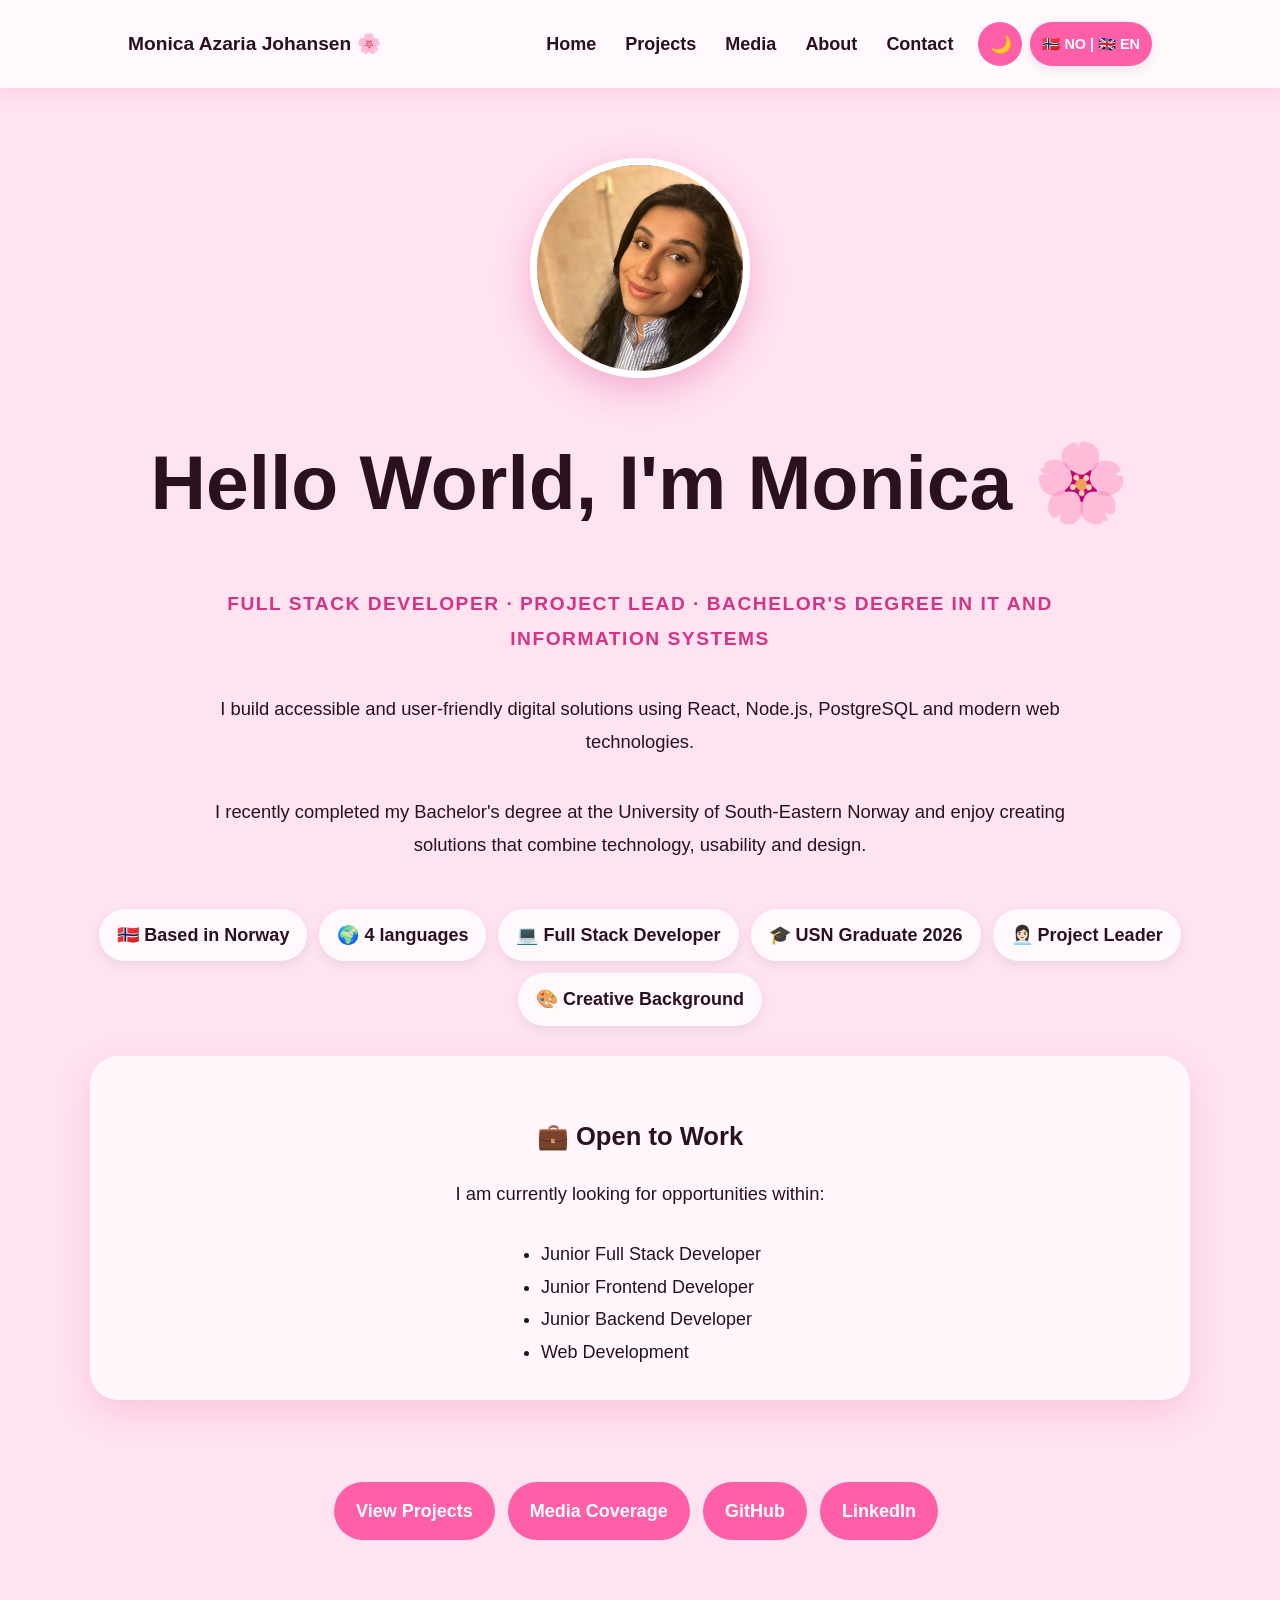
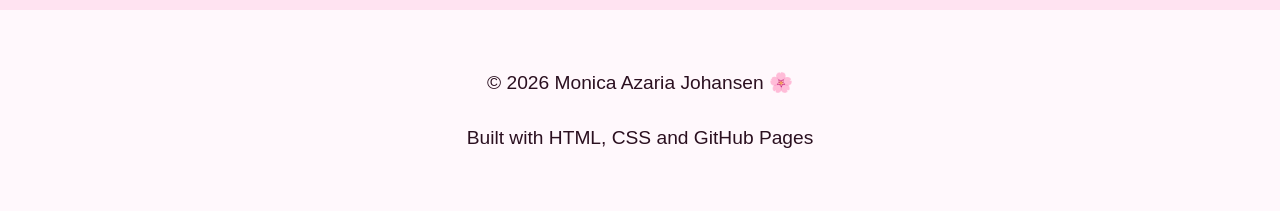
<file: index.html>
<!DOCTYPE html>
<html lang="en">

<head>
  <meta charset="UTF-8" />
  <meta name="viewport" content="width=device-width, initial-scale=1.0" />

  <title>Monica Azaria Johansen | Portfolio</title>

  <link rel="stylesheet" href="style.css" />
</head>

<body>

  <nav>
    <div class="logo">Monica Azaria Johansen 🌸</div>

    <div>
      <a href="index.html" data-translate="home">Home</a>
      <a href="projects.html" data-translate="projects">Projects</a>
      <a href="media.html" data-translate="media">Media</a>
      <a href="about.html" data-translate="about">About</a>
      <a href="contact.html" data-translate="contact">Contact</a>

      <span class="nav-actions">
        <button class="theme-btn" onclick="toggleTheme()">🌙</button>

        <button class="language-btn" onclick="toggleLanguage()">
          🇳🇴 NO | 🇬🇧 EN
        </button>
      </span>
    </div>
  </nav>

  <main class="hero">

    <img
      class="profile-img"
      src="images/profilepicure.jpeg"
      alt="Profile photo of Monica"
    />

    <h1 data-translate="heroTitle">Hi World, I'm Monica 🌸</h1>

    <p class="subtitle" data-translate="heroSubtitle">
      FULL STACK DEVELOPER · PROJECT LEAD · BACHELOR'S DEGREE IN IT AND INFORMATION SYSTEMS
    </p>

    <p data-translate="heroText1">
      I build accessible and user-friendly digital solutions using React, Node.js,
      PostgreSQL and modern web technologies.
    </p>

    <p data-translate="heroText2">
      I recently completed my Bachelor's degree at the University of South-Eastern
      Norway and enjoy creating solutions that combine technology, usability and design.
    </p>

    <div class="highlights">
      <span data-translate="highlightNorway">🇳🇴 Based in Norway</span>
      <span data-translate="highlightLanguages">🌍 4 languages</span>
      <span data-translate="highlightFullStack">💻 Full Stack Developer</span>
      <span data-translate="highlightGraduate">🎓 USN Graduate 2026</span>
      <span data-translate="highlightProjectLead">👩🏻‍💼 Project Leader</span>
      <span data-translate="highlightCreative">🎨 Creative Background</span>
    </div>

    <div class="card">
      <h3 data-translate="openToWorkTitle">💼 Open to Work</h3>

      <p data-translate="openToWorkText">
        I am currently looking for opportunities within:
      </p>

      <ul>
        <li data-translate="openRole1">Junior Full Stack Developer</li>
        <li data-translate="openRole2">Junior Frontend Developer</li>
        <li data-translate="openRole3">Junior Backend Developer</li>
        <li data-translate="openRole4">Web Development</li>
      </ul>
    </div>

    <div class="buttons">
      <a class="button" href="projects.html" data-translate="viewProjects">
        View Projects
      </a>

      <a class="button" href="media.html" data-translate="mediaCoverage">
        Media Coverage
      </a>

      <a class="button" href="https://github.com/monicaazaria" target="_blank">
        GitHub
      </a>

      <a
        class="button"
        href="https://www.linkedin.com/in/monica-a-johansen-7a49893b9/"
        target="_blank"
      >
        LinkedIn
      </a>
    </div>

  </main>

  <footer>
    <p>© 2026 Monica Azaria Johansen 🌸</p>
    <p data-translate="footerBuilt">Built with HTML, CSS and GitHub Pages</p>
  </footer>

  <script src="translations.js"></script>
  <script src="script.js"></script>

</body>

</html>
</file>
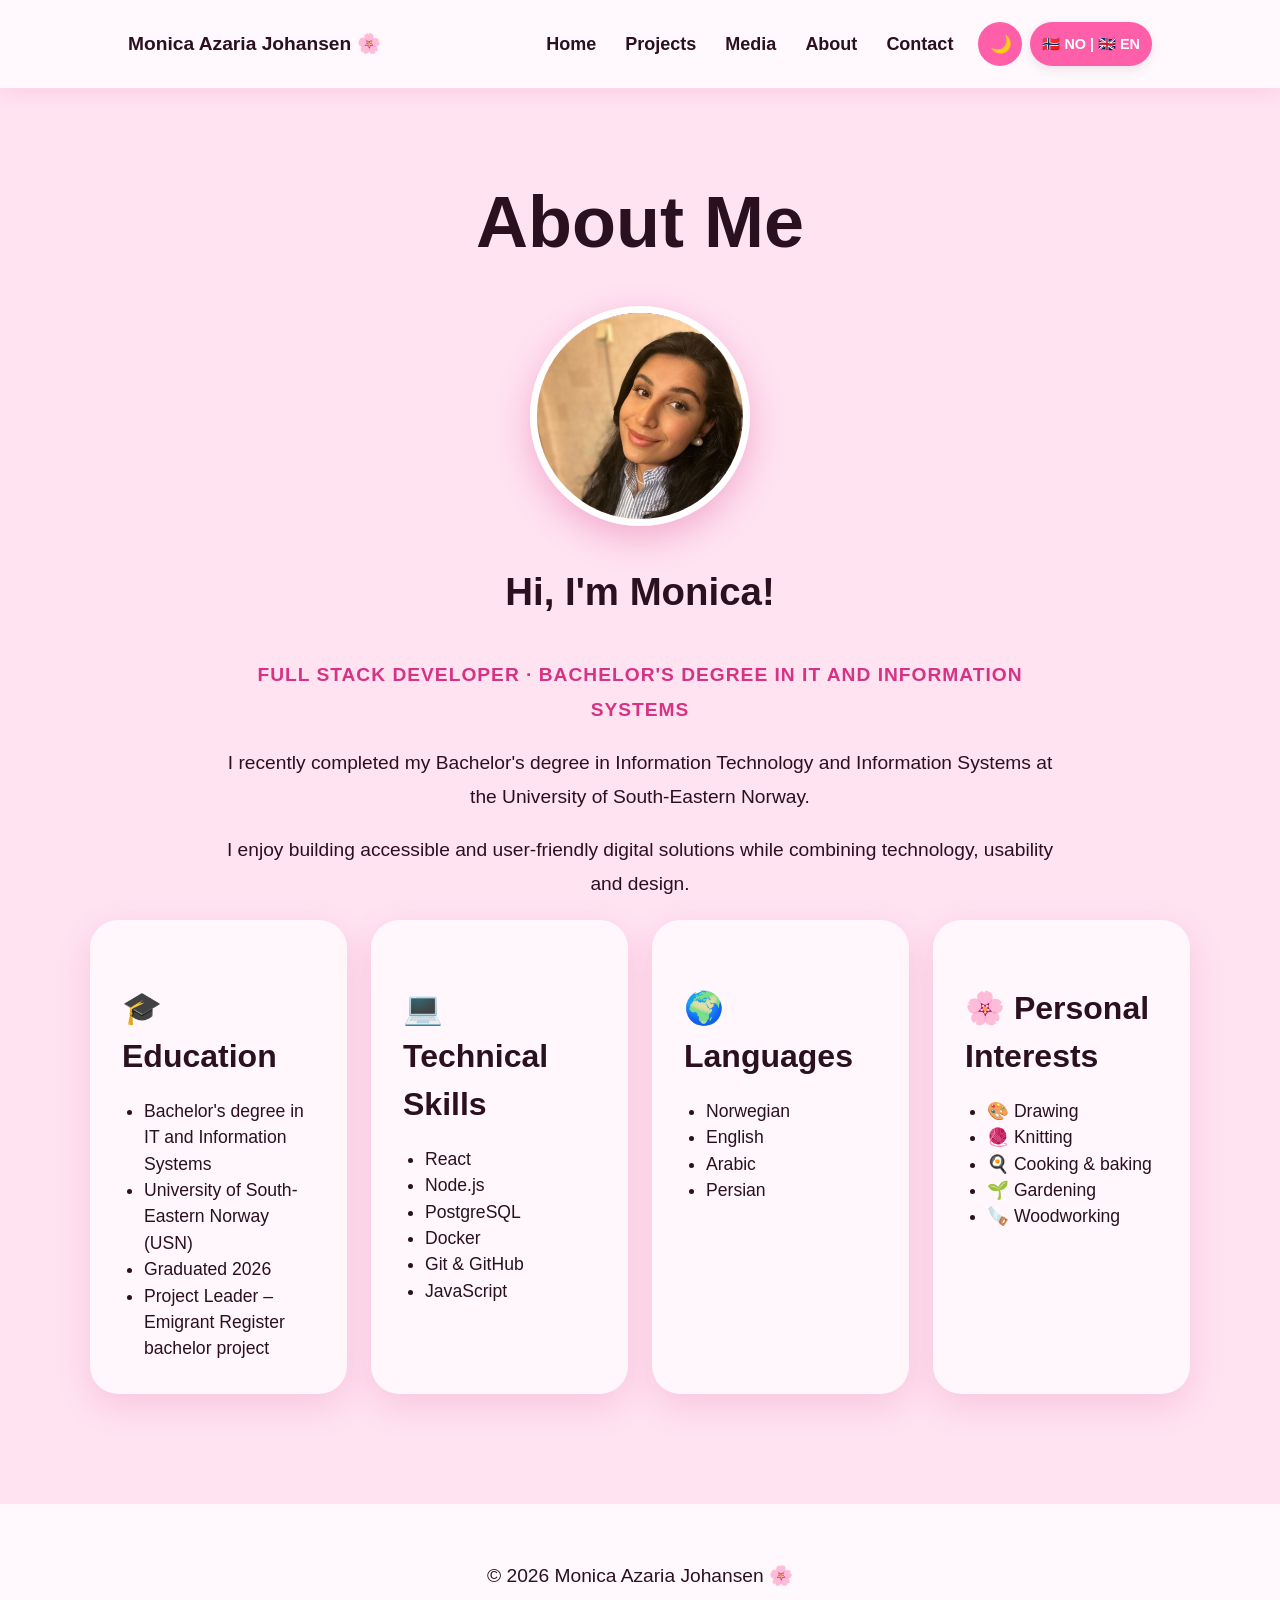
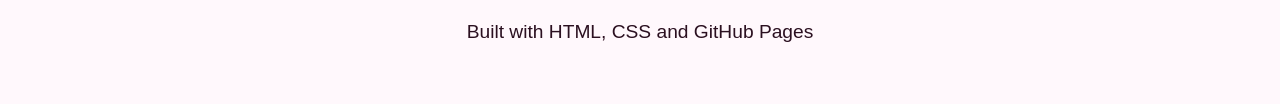
<file: about.html>
<!DOCTYPE html>
<html lang="en">

<head>

<meta charset="UTF-8">

<meta name="viewport" content="width=device-width, initial-scale=1.0">

<title>About | Monica Azaria Johansen</title>

<link rel="stylesheet" href="style.css">

</head>

<body>

<nav>

<div class="logo">

Monica Azaria Johansen 🌸

</div>

<div>

<a href="index.html" data-translate="home">Home</a>

<a href="projects.html" data-translate="projects">Projects</a>

<a href="media.html" data-translate="media">Media</a>

<a href="about.html" data-translate="about">About</a>

<a href="contact.html" data-translate="contact">Contact</a>

<span class="nav-actions">

<button class="theme-btn" onclick="toggleTheme()">

🌙

</button>

<button class="language-btn" onclick="toggleLanguage()">

🇳🇴 NO | 🇬🇧 EN

</button>

</span>

</div>

</nav>

<main>

<section class="about-section">

<h1 data-translate="aboutTitle">

About Me

</h1>

<div class="profile-container">

<img

src="images/profilepicure.jpeg"

alt="Monica Azaria Johansen"

class="profile-img hover-profile"

/>

<div class="profile-overlay">

✨

</div>

</div>


<h2 data-translate="aboutGreeting">

Hi, I'm Monica!

</h2>


<p class="subtitle"

data-translate="aboutSubtitle">

FULL STACK DEVELOPER · BACHELOR'S DEGREE IN IT AND INFORMATION SYSTEMS

</p>


<p data-translate="aboutText1">

I recently completed my Bachelor's degree in Information Technology and Information Systems at the University of South-Eastern Norway.

</p>


<p data-translate="aboutText2">

I enjoy building accessible and user-friendly digital solutions while combining technology, usability and design.

</p>

</section>


<div class="about-grid">

<div class="card">

<h3 data-translate="education">

🎓 Education

</h3>


<ul>

<li data-translate="education1">

Bachelor's degree in IT and Information Systems

</li>

<li data-translate="education2">

University of South-Eastern Norway (USN)

</li>

<li data-translate="education3">

Graduated 2026

</li>

<li data-translate="education4">

Project Leader – Emigrant Register bachelor project

</li>

</ul>

</div>


<div class="card">

<h3 data-translate="technicalSkills">

💻 Technical Skills

</h3>


<ul>

<li>React</li>

<li>Node.js</li>

<li>PostgreSQL</li>

<li>Docker</li>

<li>Git & GitHub</li>

<li>JavaScript</li>

</ul>

</div>


<div class="card">

<h3 data-translate="languages">

🌍 Languages

</h3>


<ul>

<li data-translate="language1">

Norwegian

</li>

<li data-translate="language2">

English

</li>

<li data-translate="language3">

Arabic

</li>

<li data-translate="language4">

Persian

</li>

</ul>

</div>


<div class="card">

<h3 data-translate="interests">

🌸 Personal Interests

</h3>


<ul>

<li data-translate="interest1">

🎨 Drawing & digital art

</li>

<li data-translate="interest2">

🧶 Knitting

</li>

<li data-translate="interest3">

🍳 Cooking & baking

</li>

<li data-translate="interest4">

🌱 Gardening

</li>

<li data-translate="interest5">

🪚 Woodworking

</li>

</ul>

</div>

</div>

</main>

<footer>

<p>

© 2026 Monica Azaria Johansen 🌸

</p>

<p data-translate="footerBuilt">

Built with HTML, CSS and GitHub Pages

</p>

</footer>

<script src="translations.js"></script>

<script src="script.js"></script>

</body>

</html>
</file>
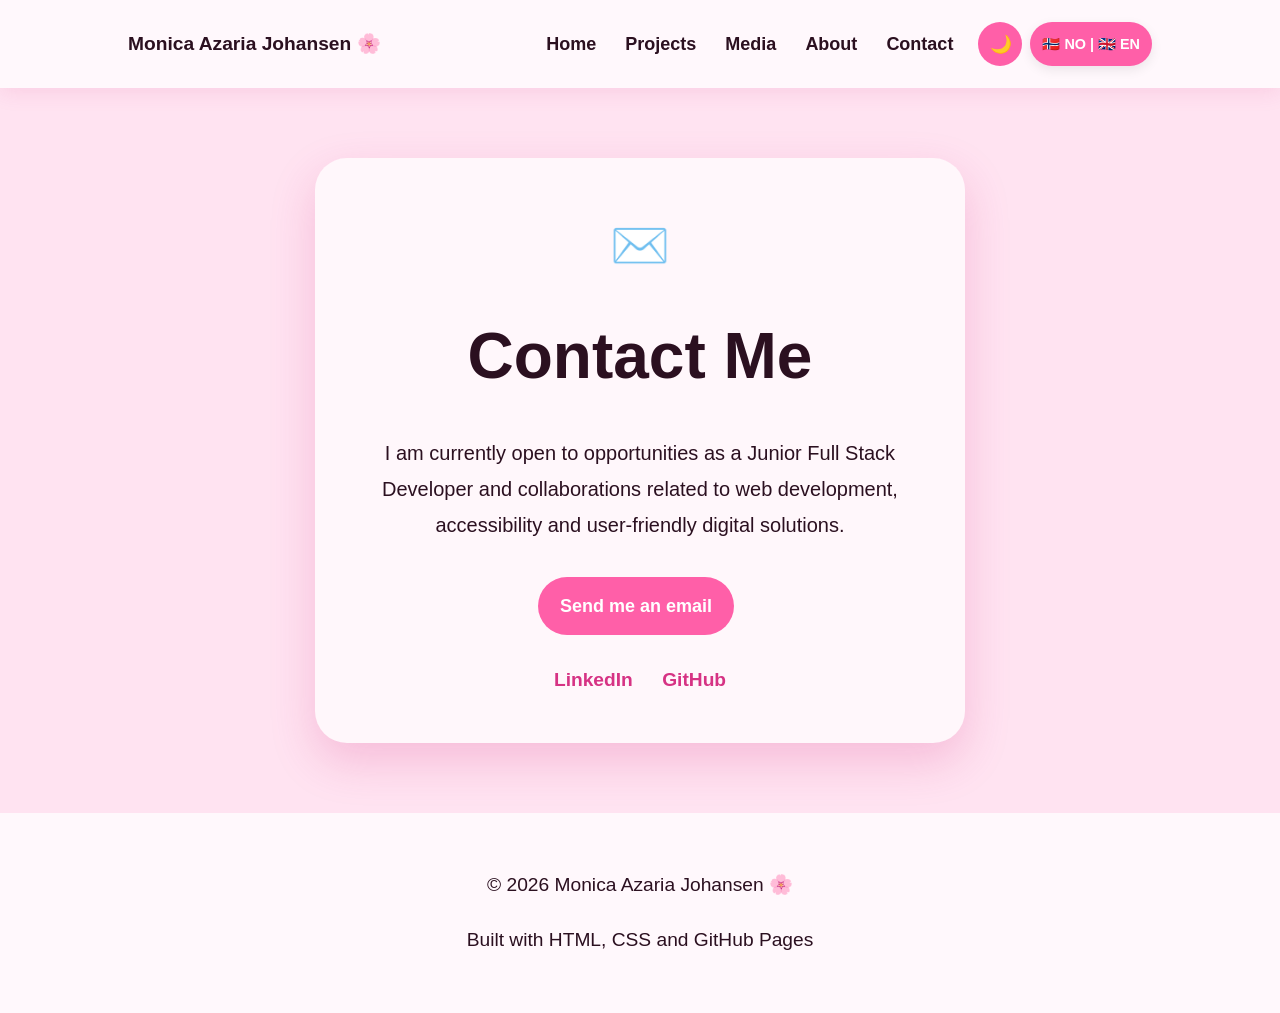
<file: contact.html>
<!DOCTYPE html>
<html lang="en">

<head>
  <meta charset="UTF-8">
  <meta name="viewport" content="width=device-width, initial-scale=1.0">
  <title>Contact | Monica Azaria Johansen</title>
  <link rel="stylesheet" href="style.css">
</head>

<body>

<nav>
  <div class="logo">Monica Azaria Johansen 🌸</div>

  <div>
    <a href="index.html" data-translate="home">Home</a>
    <a href="projects.html" data-translate="projects">Projects</a>
    <a href="media.html" data-translate="media">Media</a>
    <a href="about.html" data-translate="about">About</a>
    <a href="contact.html" data-translate="contact">Contact</a>

    <span class="nav-actions">
      <button class="theme-btn" onclick="toggleTheme()">🌙</button>

      <button class="language-btn" onclick="toggleLanguage()">
        🇳🇴 NO | 🇬🇧 EN
      </button>
    </span>
  </div>
</nav>

<main class="contact-page">

  <div class="contact-card">

    <div class="contact-icon">✉️</div>

    <h1 data-translate="contactTitle">Contact Me</h1>

    <p data-translate="contactText">
      I am currently open to opportunities as a Junior Full Stack Developer
      and collaborations related to web development, accessibility and
      user-friendly digital solutions.
    </p>

    <a class="button" href="mailto:monicaazariajoh@gmail.com" data-translate="sendEmail">
      Send me an email
    </a>

    <div class="contact-links">
      <a href="https://www.linkedin.com/in/monica-a-johansen-7a49893b9/" target="_blank">
        LinkedIn
      </a>

      <a href="https://github.com/monicaazaria" target="_blank">
        GitHub
      </a>
    </div>

  </div>

</main>

<footer>
  <p>© 2026 Monica Azaria Johansen 🌸</p>

  <p data-translate="footerBuilt">
    Built with HTML, CSS and GitHub Pages
  </p>
</footer>

<script src="translations.js"></script>
<script src="script.js"></script>

</body>

</html>
</file>
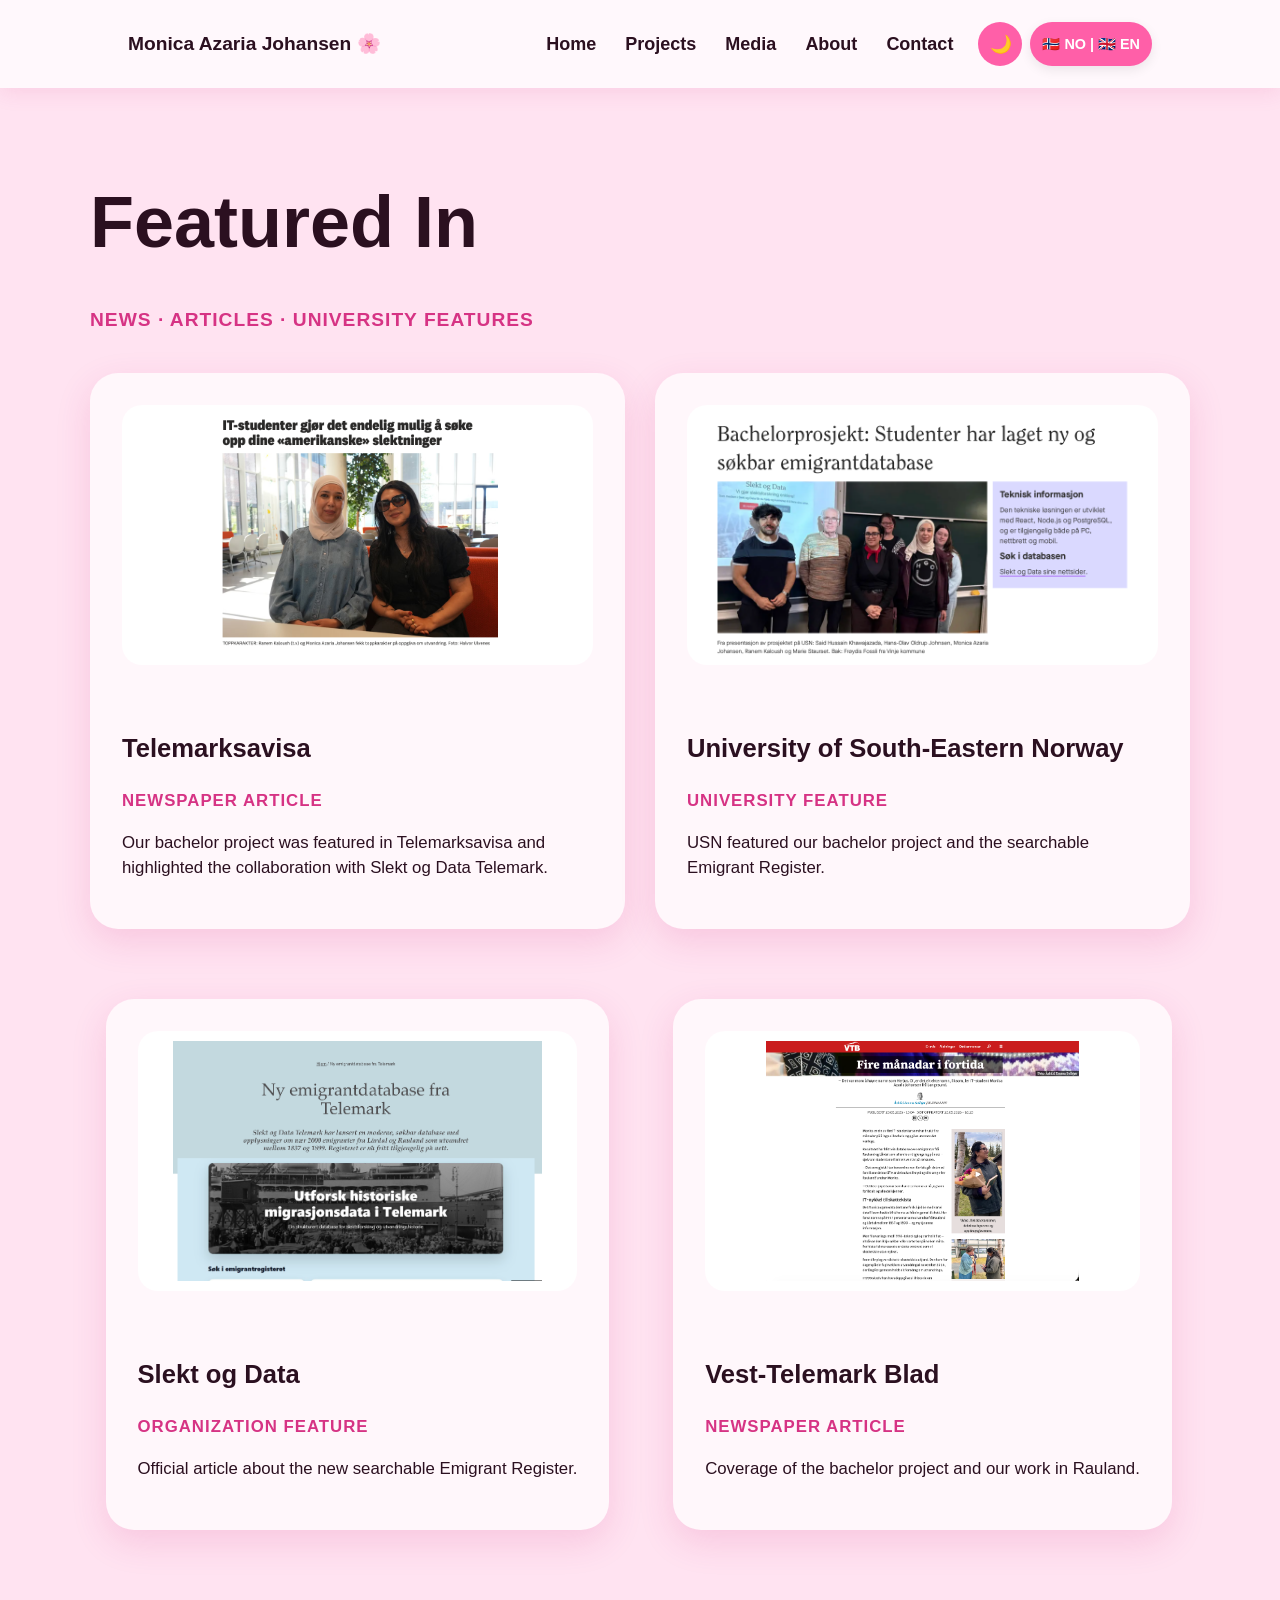
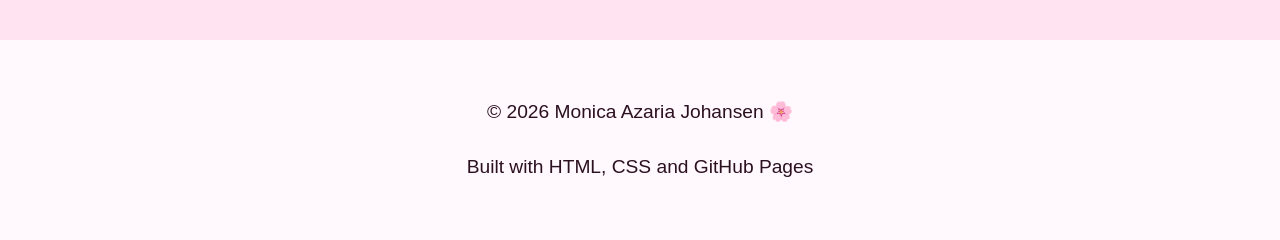
<file: media.html>
<!DOCTYPE html>
<html lang="en">

<head>
  <meta charset="UTF-8">

  <meta name="viewport" content="width=device-width, initial-scale=1.0">

  <title>Media | Monica Azaria Johansen</title>

  <link rel="stylesheet" href="style.css">
</head>

<body>

<nav>
  <div class="logo">
    Monica Azaria Johansen 🌸
  </div>

  <div>
    <a href="index.html" data-translate="home">Home</a>

    <a href="projects.html" data-translate="projects">Projects</a>

    <a href="media.html" data-translate="media">Media</a>

    <a href="about.html" data-translate="about">About</a>

    <a href="contact.html" data-translate="contact">Contact</a>

    <span class="nav-actions">
      <button class="theme-btn" onclick="toggleTheme()">
        🌙
      </button>

      <button class="language-btn" onclick="toggleLanguage()">
        🇳🇴 NO | 🇬🇧 EN
      </button>
    </span>
  </div>
</nav>

<main>

  <h1 data-translate="featuredIn">Featured In</h1>

  <p class="subtitle" data-translate="mediaSubtitle">
    NEWS · ARTICLES · UNIVERSITY FEATURES
  </p>

  <div class="media-grid">

    <a
      href="https://www.ta.no/it-studenter-gjor-det-endelig-mulig-a-soke-opp-dine-amerikanske-slektninger/s/5-50-2351641"
      target="_blank"
      class="project-card"
    >
      <img
        src="images/media/ta.png"
        alt="Telemarksavisa article"
      />

      <h3 data-translate="media1Title">Telemarksavisa</h3>

      <p class="tags" data-translate="media1Tag">
        NEWSPAPER ARTICLE
      </p>

      <p data-translate="media1Text">
        Our bachelor project was featured in Telemarksavisa and highlighted the collaboration with Slekt og Data Telemark.
      </p>
    </a>

    <a
      href="https://www.usn.no/om-usn/organisering/fakultet/usn-handelshogskolen/nyhende-fra-fakultetet/bachelorprosjekt-studenter-har-laget-ny-og-sokbar-emigrantdatabase"
      target="_blank"
      class="project-card"
    >
      <img
        src="images/media/usn.png"
        alt="USN article"
      />

      <h3 data-translate="media2Title">University of South-Eastern Norway</h3>

      <p class="tags" data-translate="media2Tag">
        UNIVERSITY FEATURE
      </p>

      <p data-translate="media2Text">
        USN featured our bachelor project and the searchable Emigrant Register.
      </p>
    </a>

    <a
      href="https://slektogdata.no/nb/ny-emigrantdatabase-fra-telemark"
      target="_blank"
      class="project-card"
    >
      <img
        src="images/media/slektogdata.png"
        alt="Slekt og Data article"
      />

      <h3 data-translate="media3Title">Slekt og Data</h3>

      <p class="tags" data-translate="media3Tag">
        ORGANIZATION FEATURE
      </p>

      <p data-translate="media3Text">
        Official article about the new searchable Emigrant Register.
      </p>
    </a>

    <a
      href="https://www.vtb.no/nyhende/fire-manadar-i-fortida/640660"
      target="_blank"
      class="project-card"
    >
      <img
        src="images/media/vtb.png"
        alt="Vest-Telemark Blad article"
      />

      <h3 data-translate="media4Title">Vest-Telemark Blad</h3>

      <p class="tags" data-translate="media4Tag">
        NEWSPAPER ARTICLE
      </p>

      <p data-translate="media4Text">
        Coverage of the bachelor project and our work in Rauland.
      </p>
    </a>

  </div>

</main>

<footer>
  <p>© 2026 Monica Azaria Johansen 🌸</p>

  <p data-translate="footerBuilt">
    Built with HTML, CSS and GitHub Pages
  </p>
</footer>

<script src="translations.js"></script>

<script src="script.js"></script>

</body>

</html>
</file>
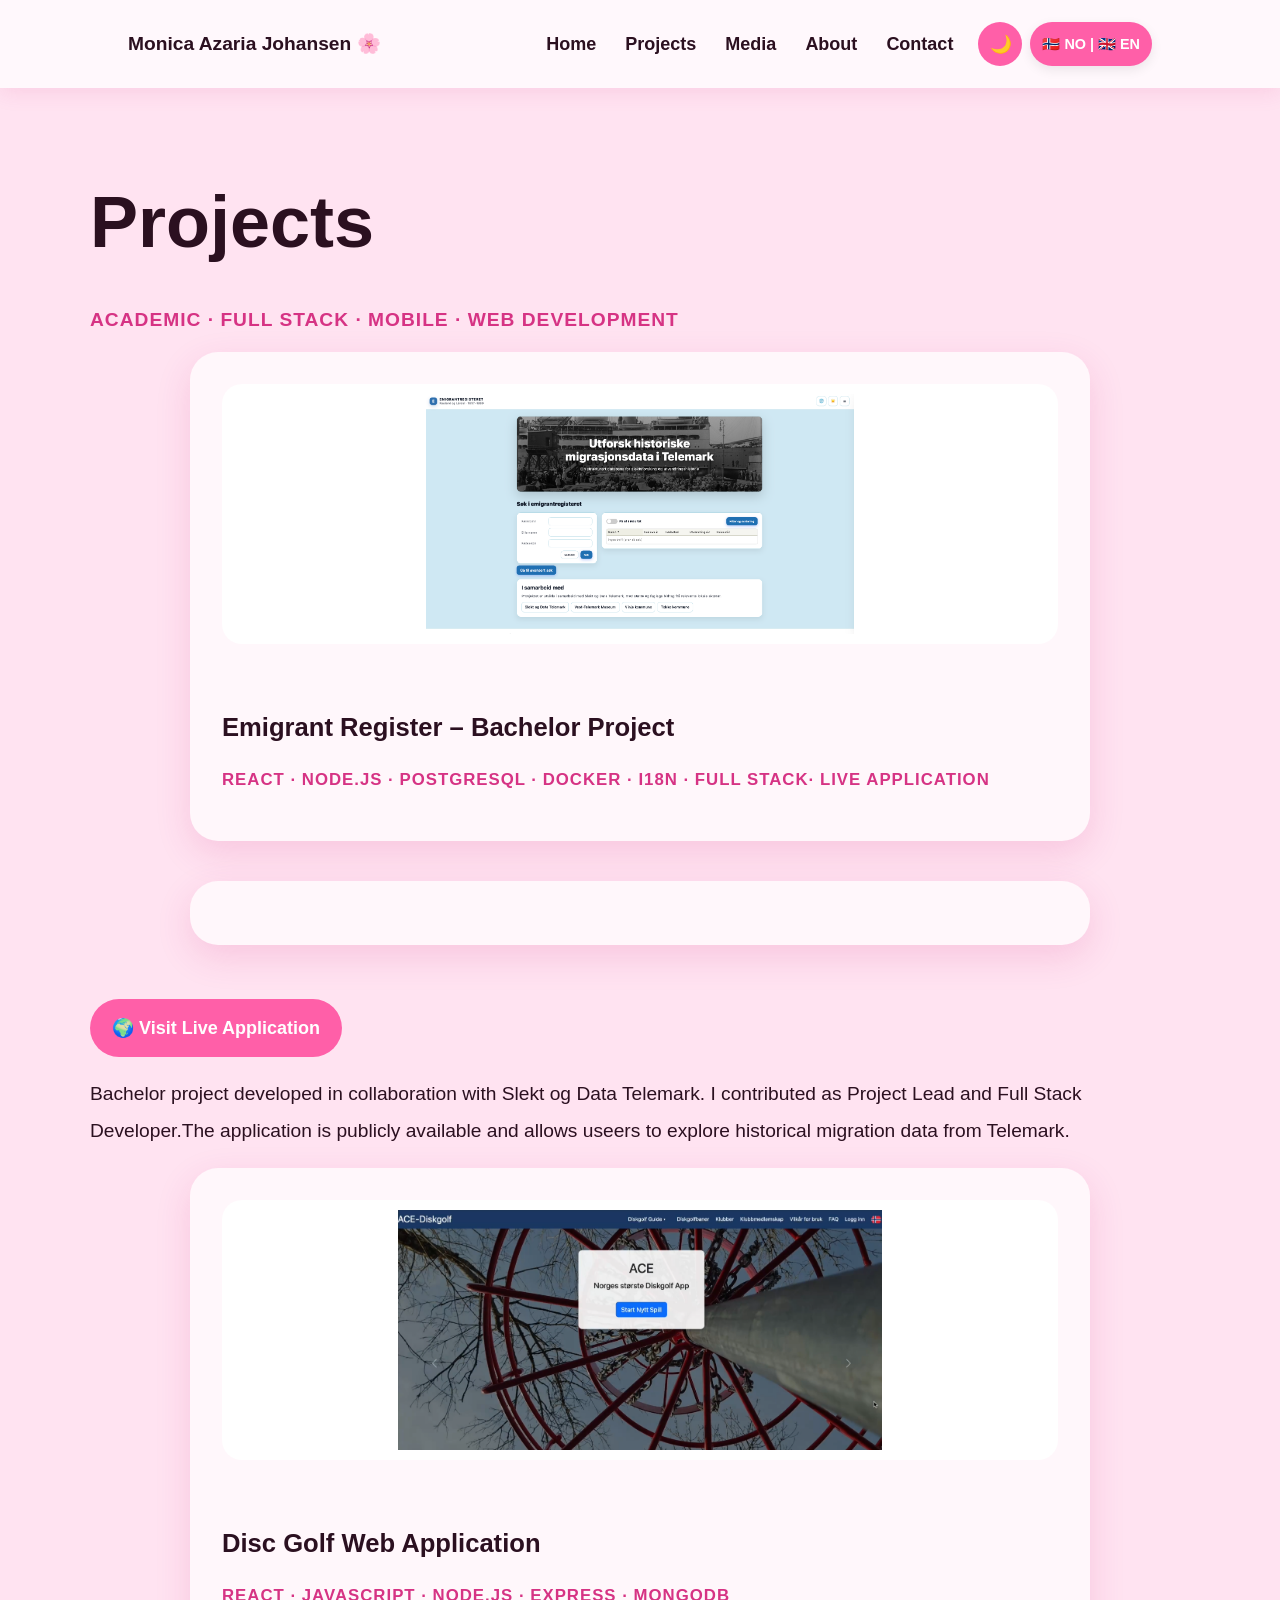
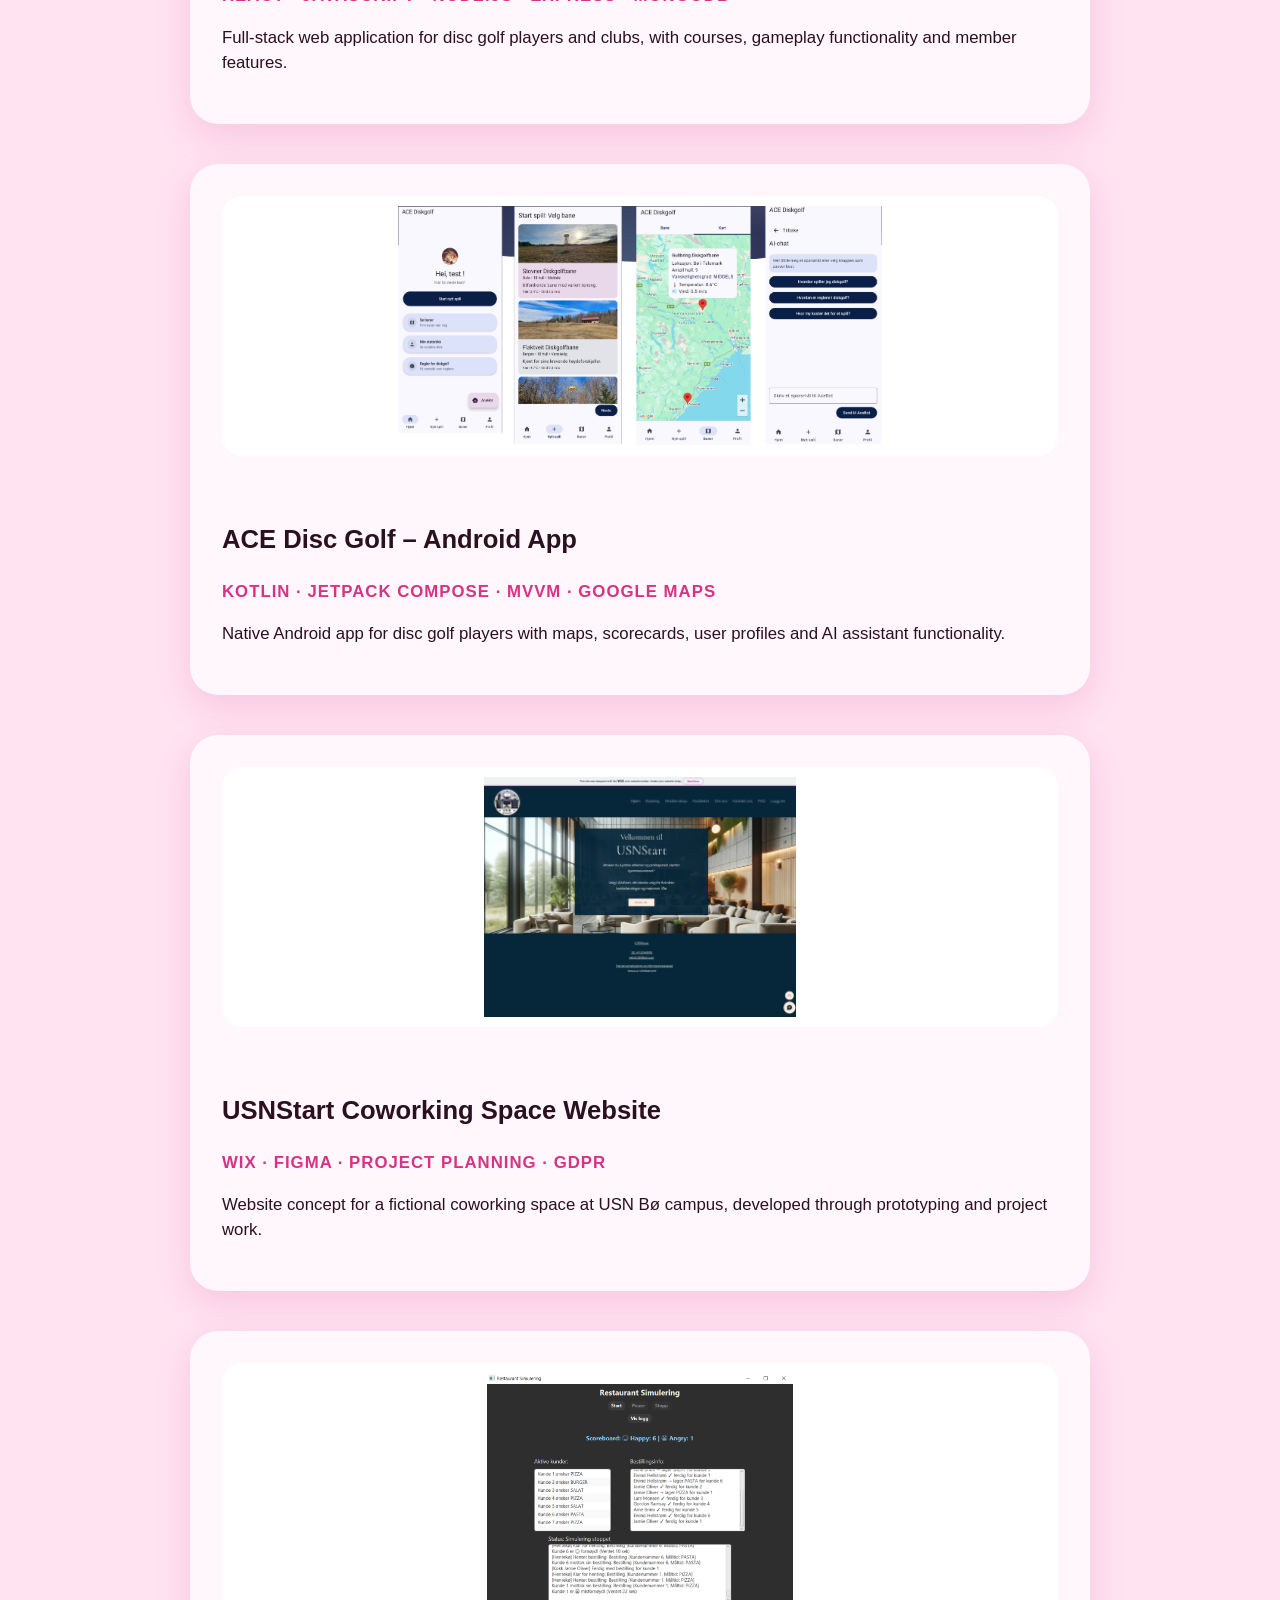
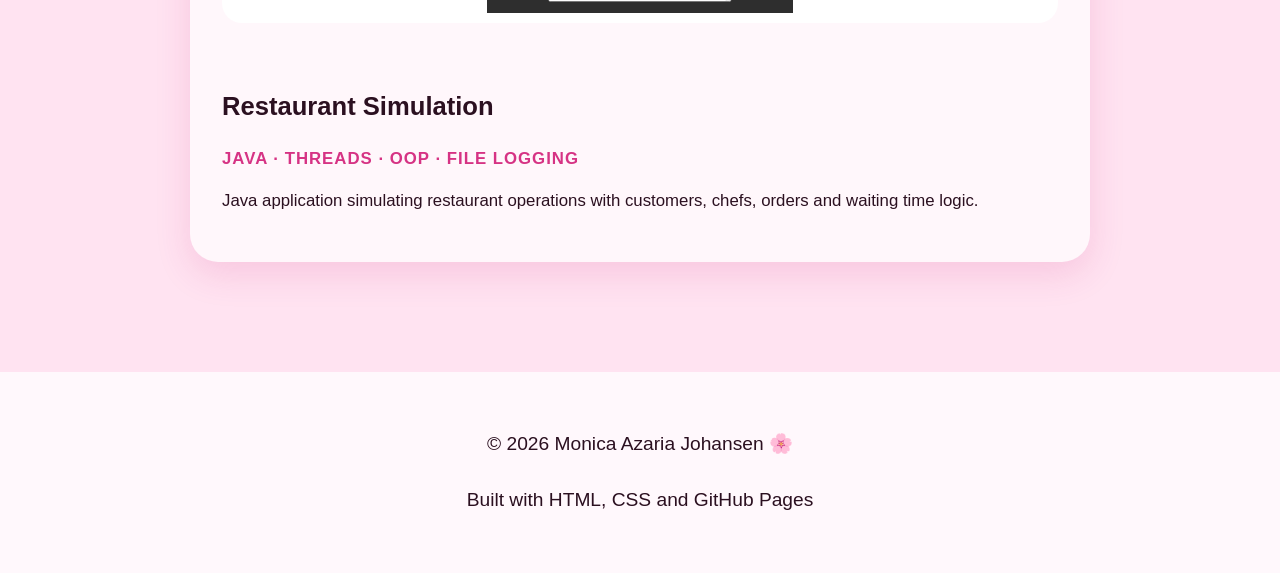
<file: projects.html>
<!DOCTYPE html>

<html lang="en">

<head>

<meta charset="UTF-8" />

<meta name="viewport" content="width=device-width, initial-scale=1.0" />

<title>Projects | Monica Azaria Johansen</title>

<link rel="stylesheet" href="style.css" />

</head>

<body>

<nav>

<div class="logo">

Monica Azaria Johansen 🌸

</div>

<div>

<a href="index.html" data-translate="home">Home</a>

<a href="projects.html" data-translate="projects">Projects</a>

<a href="media.html" data-translate="media">Media</a>

<a href="about.html" data-translate="about">About</a>

<a href="contact.html" data-translate="contact">Contact</a>

<span class="nav-actions">

<button class="theme-btn" onclick="toggleTheme()">

🌙

</button>

<button class="language-btn" onclick="toggleLanguage()">

🇳🇴 NO | 🇬🇧 EN

</button>

</span>

</div>

</nav>

<main>

<h1 data-translate="projectsTitle">

Projects

</h1>

<p class="subtitle"

data-translate="projectsSubtitle">

ACADEMIC · FULL STACK · MOBILE · WEB DEVELOPMENT

</p>


<a class="project-card"

href="https://github.com/monicaazaria/emigrantregister"

target="_blank">

<img

src="images/emigrant/em_home.png"

alt="Emigrant Register">


<h3 data-translate="project1Title">

Emigrant Register – Bachelor Project

</h3>


<p class="tags">

REACT · NODE.JS · POSTGRESQL · DOCKER · I18N · FULL STACK· LIVE APPLICATION

</p>

<div class="project-links">

<a
href="https://www.slektogdata.no/telemark/utvandring"
target="_blank"
class="button"
data-translate="visitApplication"
>

🌍 Visit Live Application

</a>

</div>

<p data-translate="project1Text">

Bachelor project developed in collaboration with Slekt og Data Telemark. I contributed as Project Lead and Full Stack Developer.
The application is publicly available and allows useers to explore historical migration data from Telemark. 

</p>

</a>


<a class="project-card"

href="https://github.com/thaifusion/APP2000-Gruppe07-25"

target="_blank">

<img

src="images/diskgolf/diskgolf-web.png"

alt="Disc Golf Web Application">


<h3 data-translate="project2Title">

Disc Golf Web Application

</h3>


<p class="tags">

React · JavaScript · Node.js · Express · MongoDB

</p>


<p data-translate="project2Text">

Full-stack web application for disc golf players and clubs, with courses, gameplay functionality and member features.

</p>

</a>


<a class="project-card"

href="https://github.com/viwold/AceApp"

target="_blank">

<img

src="images/aceApp/aceapp.png"

alt="ACE Disc Golf Android App">


<h3 data-translate="project3Title">

ACE Disc Golf – Android App

</h3>


<p class="tags">

Kotlin · Jetpack Compose · MVVM · Google Maps

</p>


<p data-translate="project3Text">

Native Android app for disc golf players with maps, scorecards, user profiles and AI assistant functionality.

</p>

</a>


<a class="project-card"

href="https://github.com/thaifusion/PRO1000-Gruppe-10"

target="_blank">

<img

src="images/pro1000/pro1000home.png"

alt="USNStart Coworking Space Website">


<h3 data-translate="project4Title">

USNStart Coworking Space Website

</h3>


<p class="tags">

Wix · Figma · Project Planning · GDPR

</p>


<p data-translate="project4Text">

Website concept for a fictional coworking space at USN Bø campus, developed through prototyping and project work.

</p>

</a>


<a class="project-card"

href="https://github.com/thaifusion/OBJ"

target="_blank">

<img

src="images/restaurant/restaurant.simulation.png"

alt="Restaurant Simulation">


<h3 data-translate="project5Title">

Restaurant Simulation

</h3>


<p class="tags">

Java · Threads · OOP · File Logging

</p>


<p data-translate="project5Text">

Java application simulating restaurant operations with customers, chefs, orders and waiting time logic.

</p>

</a>

</main>

<footer>

<p>

© 2026 Monica Azaria Johansen 🌸

</p>

<p data-translate="footerBuilt">

Built with HTML, CSS and GitHub Pages

</p>

</footer>

<script src="translations.js"></script>

<script src="script.js"></script>

</body>

</html>
</file>
<file: style.css>
:root {
  --bg: #ffe3f1;
  --card: #fff7fb;
  --text: #2b1020;
  --accent: #ff5fa8;
  --accent-dark: #d63384;
}

* {
  box-sizing: border-box;
}

body {
  margin: 0;
  font-family: Arial, sans-serif;
  background: var(--bg);
  color: var(--text);
  font-size: 18px;
line-height: 1.8;
}

nav {
  background: #fff8fc;
  padding: 22px 10%;
  display: flex;
  justify-content: space-between;
  align-items: center;
  box-shadow: 0 4px 20px rgba(214, 51, 132, 0.12);
  position: sticky;
  top: 0;
  z-index: 10;
}

.logo {
  font-weight: 800;
  font-size: 1.2rem;
}

nav a {
  color: var(--text);
  text-decoration: none;
  margin-left: 24px;
  font-weight: 800;
}

main {
  width: min(1100px, 90%);
  margin: 0 auto;
  padding: 70px 0;
}

.hero {
  min-height: 85vh;
  text-align: center;
  display: flex;
  flex-direction: column;
  justify-content: center;
}

.profile-img {
  width: 220px;
  height: 220px;
  border-radius: 50%;
  object-fit: cover;
  margin: 0 auto 35px;
  border: 7px solid white;
  box-shadow: 0 12px 35px rgba(214, 51, 132, 0.3);
}

h1 {
  font-size: clamp(2.4rem, 6vw, 4.5rem);
  margin: 0 0 18px;
}

h3 {
  font-size: 1.6rem;
  margin-bottom: 8px;
}

.subtitle,
.tags {
  color: var(--accent-dark);
  font-weight: 900;
  text-transform: uppercase;
  letter-spacing: 1px;
  line-height: 1.35;
}

.card,
.project-card {
  background: var(--card);
  border-radius: 28px;
  padding: 32px;
  margin-bottom: 40px;
  box-shadow: 0 12px 35px rgba(214, 51, 132, 0.16);
}

.project-card {
  display: block;
  text-decoration: none;
  color: var(--text);
  transition: transform 0.25s ease, box-shadow 0.25s ease;
}

.project-card:hover {
  transform: scale(1.03);
  box-shadow: 0 18px 45px rgba(214, 51, 132, 0.28);
}

.project-card img {
  width: 100%;
  max-height: 260px;
  object-fit: contain;
  background: white;
  border-radius: 20px;
  padding: 10px;
  margin-bottom: 24px;
}

.project-card {
  max-width: 900px;
  margin-left: auto;
  margin-right: auto;
}

.project-card p {
  line-height: 1.5;
}

.card ul {
  display: inline-block;
  text-align: left;
  margin: 10px auto 0;
  padding-left: 22px;
}

.button {
  display: inline-block;
  background: var(--accent);
  color: white;
  padding: 13px 22px;
  border-radius: 999px;
  text-decoration: none;
  font-weight: 800;
  margin: 14px 8px 0 0;
}

.button:hover {
  background: var(--accent-dark);
}

.buttons {
  margin-top: 28px;
}

.highlights {
  display: flex;
  flex-wrap: wrap;
  justify-content: center;
  gap: 12px;
  margin: 30px auto;
}

.highlights span {
  background: #fff8fc;
  padding: 10px 18px;
  border-radius: 999px;
  font-weight: 700;
  box-shadow: 0 4px 12px rgba(0,0,0,0.08);
}

footer {
  text-align: center;
  padding: 35px;
  background: #fff8fc;
}

@media (max-width: 750px) {
  nav {
    flex-direction: column;
    gap: 15px;
    padding: 18px 5%;
  }

  nav a {
    margin: 0 7px;
    font-size: 0.9rem;
  }

  main {
    width: 92%;
    padding: 45px 0;
  }

  .profile-img {
    width: 170px;
    height: 170px;
  }

  .card,
  .project-card {
    padding: 24px;
  }

  .project-card img {
    max-height: 200px;
  }
}

.about-section {
  text-align: center;
}

.profile-container {
  position: relative;
  width: 220px;
  height: 220px;
  margin: 0 auto 30px;
}

.hover-profile {
  transition: transform 0.25s ease, filter 0.25s ease;
}

.profile-overlay {
  position: absolute;
  inset: 0;
  border-radius: 50%;
  background: rgba(214, 51, 132, 0.35);
  color: white;
  display: flex;
  align-items: center;
  justify-content: center;
  font-size: 3rem;
  opacity: 0;
  transition: opacity 0.25s ease;
}

.profile-container:hover .hover-profile {
  transform: scale(1.05);
  filter: brightness(0.8);
}

.profile-container:hover .profile-overlay {
  opacity: 1;
}

.about-grid {
  display: grid;
  grid-template-columns: repeat(auto-fit, minmax(240px, 1fr));
  gap: 24px;
}

.contact-page {
  min-height: 75vh;
  display: flex;
  align-items: center;
  justify-content: center;
}

.contact-card {
  background: var(--card);
  border-radius: 32px;
  padding: 45px;
  max-width: 650px;
  text-align: center;
  box-shadow: 0 18px 45px rgba(214, 51, 132, 0.22);
}

.contact-icon {
  font-size: 3rem;
  margin-bottom: 10px;
}

.contact-links {
  margin-top: 28px;
}

.contact-links a {
  color: var(--accent-dark);
  font-weight: 800;
  margin: 0 12px;
  text-decoration: none;
}

.project-card {
  cursor: pointer;
}

.project-card:hover h3 {
  color: var(--accent-dark);
}

body.dark {
  --bg: #2b1020;
  --card: #3d1830;
  --text: #fff7fb;
  --accent: #ff8ac8;
  --accent-dark: #ffb3d9;
}

body.dark nav,
body.dark footer {
  background: #3d1830;
}

body.dark .highlights span {
  background: #4a1d39;
}

.nav-actions {
  display: inline-flex;
  gap: 8px;
  margin-left: 20px;
}

.nav-actions button {
  border: none;
  background: var(--accent);
  color: white;
  padding: 9px 12px;
  border-radius: 999px;
  font-weight: 800;
  cursor: pointer;
}

.media-grid {

display: grid;

grid-template-columns: repeat(2, 1fr);

gap: 30px;

margin-top: 40px;

}

@media (max-width: 850px) {

.media-grid {

grid-template-columns: 1fr;

}

}

.contact-email {
  font-size: 1.1rem;
  font-weight: 800;
  color: var(--accent-dark);
  margin: 25px 0 10px;
}

.about-section {
  text-align: center;
}

.profile-container {
  position: relative;
  width: 220px;
  height: 220px;
  margin: 0 auto 30px;
}

.hover-profile {
  transition: transform 0.25s ease, filter 0.25s ease;
}

.profile-overlay {
  position: absolute;
  inset: 0;
  border-radius: 50%;
  background: rgba(214, 51, 132, 0.35);
  color: white;
  display: flex;
  align-items: center;
  justify-content: center;
  font-size: 3rem;
  opacity: 0;
  transition: opacity 0.25s ease;
}

.profile-container:hover .hover-profile {
  transform: scale(1.05);
  filter: brightness(0.8);
}

.profile-container:hover .profile-overlay {
  opacity: 1;
}

.about-grid {
  display: grid;
  grid-template-columns: repeat(auto-fit, minmax(240px, 1fr));
  gap: 24px;
}

.about-section p {
  max-width: 850px;
  margin: 18px auto;
  font-size: 1.15rem;
  line-height: 1.7;
}

.about-section h2 {
  font-size: 2.2rem;
}

.about-grid .card {
  font-size: 1.05rem;
  line-height: 1.5;
}

body.dark nav {
  background: #3d1830 !important;
  color: var(--text);
}

body.dark nav a,
body.dark .logo {
  color: var(--text);
}

body.dark .project-card {
  background: var(--card);
  color: var(--text);
}

/* ---------- HOME ---------- */

.hero p {
  font-size: 1.15rem;
  line-height: 1.8;
  max-width: 900px;
  margin: 18px auto;
}

.hero .subtitle {
  font-size: 1.2rem;
  letter-spacing: 1.5px;
}

.hero h1 {
  font-size: clamp(3rem, 6vw, 5rem);
}


/* ---------- PROJECTS ---------- */

.project-card p {
  font-size: 1.05rem;
  
}

.project-card h2 {
  font-size: 2.6rem;
}

.project-card .tags {
  font-size: 1.05rem;
}


/* ---------- MEDIA ---------- */

.media-card p {
  font-size: 1.15rem;
  line-height: 1.8;
}

.media-card h3 {
  font-size: 2rem;
}

.media-card .tags {
  font-size: 1rem;
}


/* ---------- CONTACT ---------- */

.contact-card p {
  font-size: 1.15rem;
  line-height: 1.8;
}

.contact-card h1 {
  font-size: 4rem;
}


/* ---------- ABOUT ---------- */

.about-section p {
  font-size: 1.2rem;
  line-height: 1.8;
}

.about-section h2 {
  font-size: 2.4rem;
}

.about-grid .card {
  font-size: 1.1rem;
}

.about-grid h3 {
  font-size: 2rem;
}

.language-btn {
  border: none;
  background: #ffffff;
  color: var(--text);

  padding: 10px 18px;

  border-radius: 999px;

  font-weight: 700;

  font-size: 0.9rem;

  cursor: pointer;

  transition: all 0.25s ease;

  box-shadow: 0 4px 12px rgba(0,0,0,0.08);
}

.language-btn:hover {
  transform: translateY(-2px);

  box-shadow: 0 8px 20px rgba(214, 51, 132, 0.25);

  background: #ffe9f4;
}

body.dark .language-btn {
  background: #5a2647;

  color: white;
}

.theme-btn {
  border: none;

  width: 44px;

  height: 44px;

  border-radius: 50%;

  background: var(--accent);

  color: white;

  font-size: 1.1rem;

  cursor: pointer;

  transition: all 0.25s ease;
}

.theme-btn:hover {
  transform: scale(1.08);

  box-shadow: 0 8px 20px rgba(214, 51, 132, 0.35);
}

body.dark .theme-btn {
  background: #6f3556;
}

 p{
  font-size:1.2rem;
  line-height:1.9;
}

.media-card h2{
  font-size:2.4rem;
}

.media-card p{
  font-size:1.2rem;
}

.media-subtitle{
  font-size:1.05rem;
  letter-spacing:1.5px;
}

.contact-card h1{
  font-size:4rem;
}

.contact-card p{
  font-size:1.25rem;
}

.contact-links a{
  font-size:1.2rem;
}
</file>
